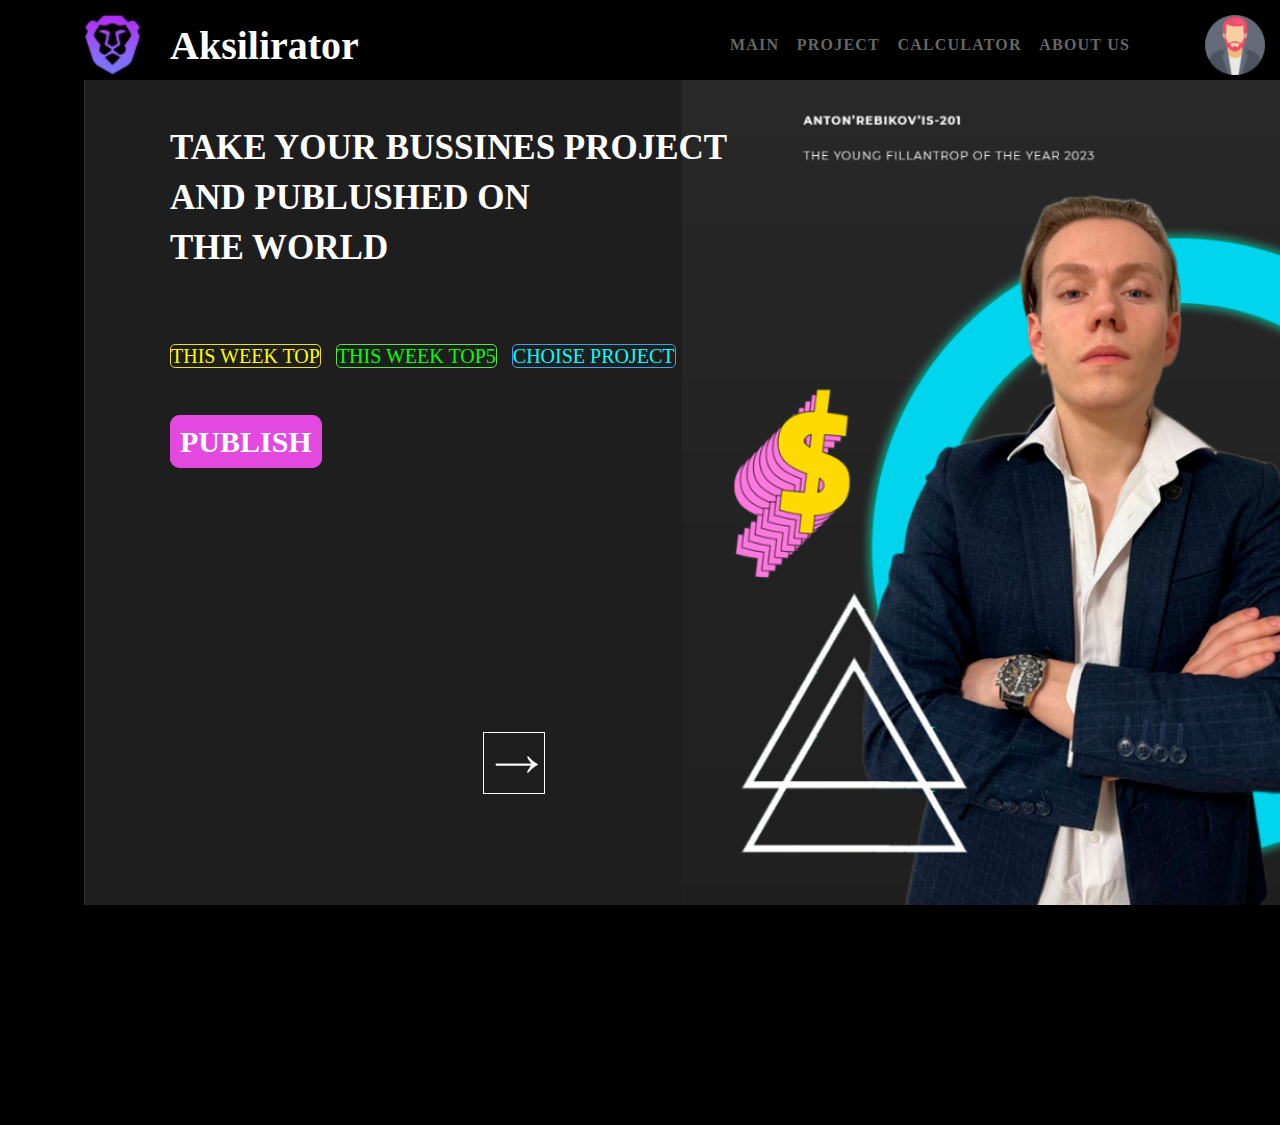
<file: main/index.html>
<!DOCTYPE html>
<html lang="ru">
<head>
    <link type="image/x-icon" href="iconMain.png" rel="shortcut icon">
    <link type="Image/x-icon" href="iconMain.png" rel="icon">
    <meta charset="UTF-8">
    <meta http-equiv="X-UA-Compatible" content="IE=edge">
    <meta name="viewport" content="width=device-width, initial-scale=1.0">
    <title>Acsilirator | Rebikov IS-201</title>
    <link rel="stylesheet" href="..//css/reset.css">
    <link rel="stylesheet" href="..//css/val.css">
    <link rel="stylesheet" type="text/css" href="..//css/style.css">
    <style>

        
    </style>
</head>
<div class="kvadrat">

</div>


<div class="kv2">

</div> 

<body bgcolor= black>
    <div class="section1-container1">
        <div class="section1__container">
            <header class="header">
                <div class="header-logo">
                    <img src="..//img/iconMain.png" class="q20" height="65px" width="65px" alt="">
                    <a href="#" class="q21">Aksilirator</a>
                </div>
                <nav class="nav">
                    <a class="q10" href="..//main/main.html"><h1 class="q28">MAIN</h1></a>
                    <a class="q10" href="..//web-site/progects.html"><h1 class="q27">PROJECT</h1></a>
                    <a class="q10" href="..//web-site/calc.html"><h1 class="q26">CALCULATOR</h1></a>
                    <a class="q10" href="#"><h1 class="q25">ABOUT US</h1></a>
                </nav>
                <div class="reg">
                    <div class="reg-cont1"><img src="..//img/free-icon-man-6997508.png" class="q24" alt=""></div>
                    <div class="reg-cont2"> <h4 class="q23"> PROFILE <br> Leonardo</h4> </div>
                    <div class="reg-cont3"><img src="..//img/free-icon-united-states-of-america-940207.png" class="q22" alt=""></div>
                </div>
            </header>
        </div>
    </div>

    <div class="all">
		<input checked type="radio" name="respond" id="desktop">
			<article id="slider">
					<input checked type="radio" name="slider" id="switch1">
					<input type="radio" name="slider" id="switch2">
				<div id="slides">
					<div id="overflow">
						<div class="image">
							<article><img class="q71" src="..//img/FORslaider2.png"></article>
							<article><img class="q72" src="..//img/FORslaider.png"></article>
						</div>
					</div>
				</div>
				<div id="controls">
					<label for="switch1"></label>
					<label for="switch2"></label>
				</div>
			</article>
	</div>


        <section class="culc">
        <div class="culc-btn1">
            <div class="culc-btu">
                <a class="q55" href="..//web-site/progects.html"><font color="yellow">THIS WEEK TOP</font></a>
                <a class="q56" href="..//web-site/progects.html"><font color="#00FF00">THIS WEEK TOP5</font></a>
                <a class="q57" href="..//web-site/calc.html"><font color="#00FFFF">CHOISE PROJECT</font></a>
            </div>
        </div> 
        <div class="culc-btn2">
                <div class="culc-btu">
                    <a class="q58" href="..//web-site/calc.html">PUBLISH</a>
                </div>
        </div>           
        </section>


    <div class="motivtext1">TAKE YOUR BUSSINES PROJECT</div>

    <div class="motivtext2">AND PUBLUSHED ON</div>

    <div class="motivtext3">THE WORLD</div>

   <!--<div>
        <img src="sloi5.png" class="sloi5" alt="">
    </div>

    <div>
        <img src="sloi2.png" class="sloi2" alt="">
    </div>

    <div>
        <img src="sloi3.png" class="sloi3" alt="">
    </div>

    <div>
        <img src="sloi4.png" class="sloi4">
    </div>

    <div>
        <img src="sloi6.png" class="sloi6" alt="">
    </div>

    <div>
        <img src="sloi7.png" class="sloi7" alt="">
    </div> -->

   <!--<div>
        <img src="sloi8.png" class="sloi8" alt="">
    </div> --> 

   <!--<div class="text1">

    <text>ANTON'REBIKOV'IS-201</text>

   </div>

   <div class="text2">

    <text>THE YOUNG FILLANTROP OF THE YEAR 2023</text>
    
   </div>-->

    
   

</body>
</html>
</file>
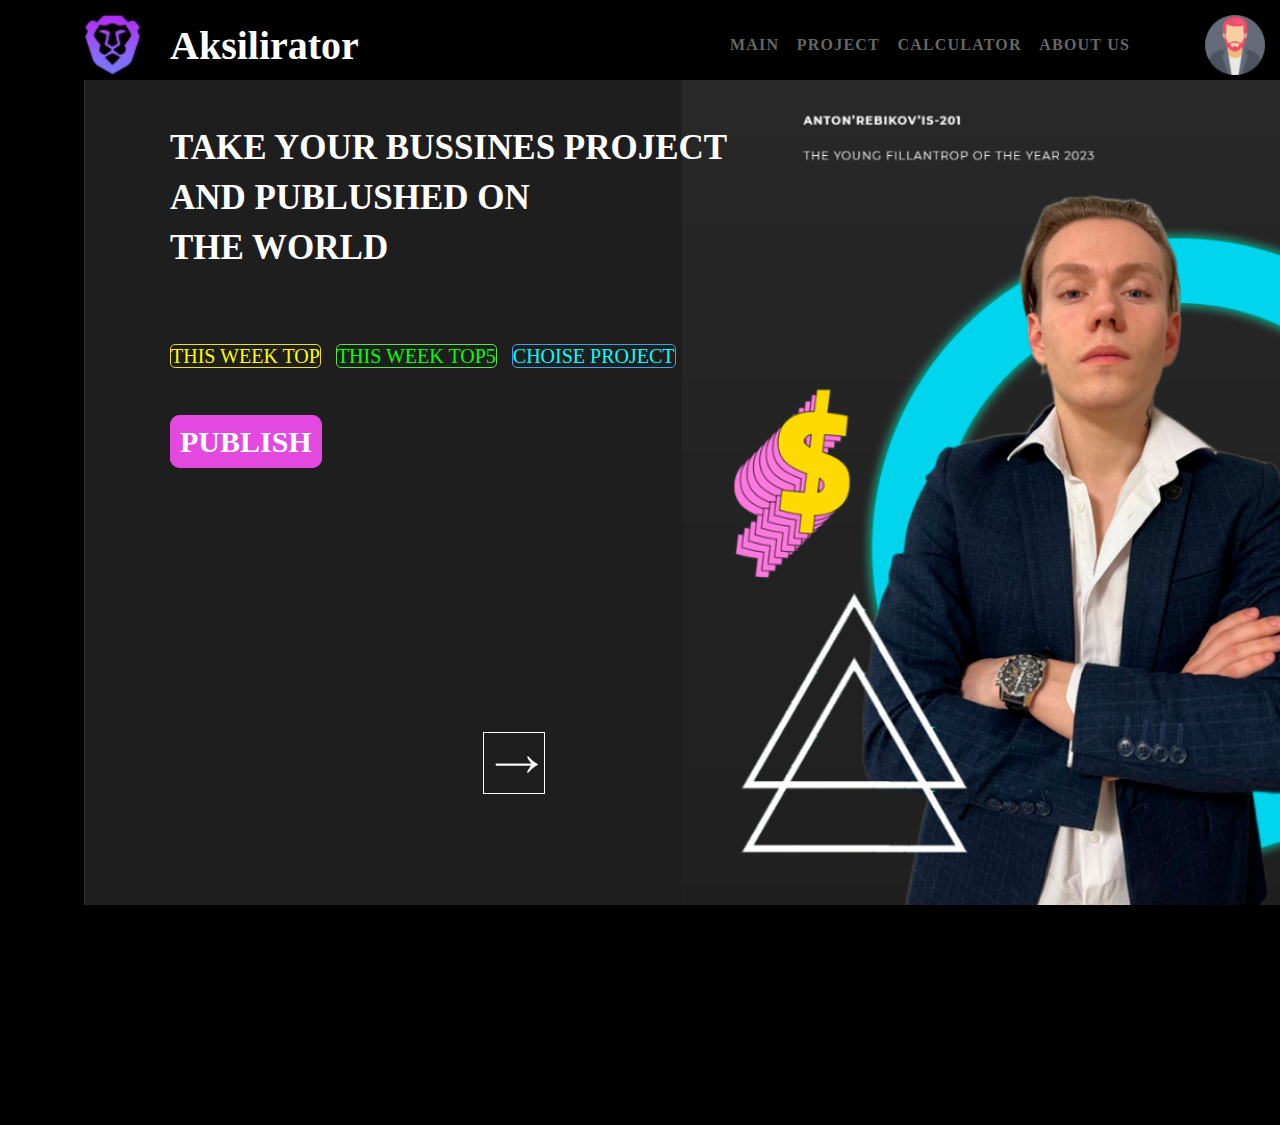
<file: main/main.html>
<!DOCTYPE html>
<html lang="ru">
<head>
    <link type="image/x-icon" href="iconMain.png" rel="shortcut icon">
    <link type="Image/x-icon" href="iconMain.png" rel="icon">
    <meta charset="UTF-8">
    <meta http-equiv="X-UA-Compatible" content="IE=edge">
    <meta name="viewport" content="width=device-width, initial-scale=1.0">
    <title>Acsilirator | Rebikov IS-201</title>
    <link rel="stylesheet" href="..//css/reset.css">
    <link rel="stylesheet" href="..//css/val.css">
    <link rel="stylesheet" type="text/css" href="..//css/style.css">
    <style>

        
    </style>
</head>
<div class="kvadrat">

</div>


<div class="kv2">

</div> 

<body bgcolor= black>
    <div class="section1-container1">
        <div class="section1__container">
            <header class="header">
                <div class="header-logo">
                    <img src="..//img/iconMain.png" class="q20" height="65px" width="65px" alt="">
                    <a href="#" class="q21">Aksilirator</a>
                </div>
                <nav class="nav">
                    <a class="q10" href="..//main/main.html"><h1 class="q28">MAIN</h1></a>
                    <a class="q10" href="..//web-site/progects.html"><h1 class="q27">PROJECT</h1></a>
                    <a class="q10" href="..//web-site/calc.html"><h1 class="q26">CALCULATOR</h1></a>
                    <a class="q10" href="#"><h1 class="q25">ABOUT US</h1></a>
                </nav>
                <div class="reg">
                    <div class="reg-cont1"><img src="..//img/free-icon-man-6997508.png" class="q24" alt=""></div>
                    <div class="reg-cont2"> <h4 class="q23"> PROFILE <br> Leonardo</h4> </div>
                    <div class="reg-cont3"><img src="..//img/free-icon-united-states-of-america-940207.png" class="q22" alt=""></div>
                </div>
            </header>
        </div>
    </div>

    <div class="all">
		<input checked type="radio" name="respond" id="desktop">
			<article id="slider">
					<input checked type="radio" name="slider" id="switch1">
					<input type="radio" name="slider" id="switch2">
				<div id="slides">
					<div id="overflow">
						<div class="image">
							<article><img class="q71" src="..//img/FORslaider2.png"></article>
							<article><img class="q72" src="..//img/FORslaider.png"></article>
						</div>
					</div>
				</div>
				<div id="controls">
					<label for="switch1"></label>
					<label for="switch2"></label>
				</div>
			</article>
	</div>


        <section class="culc">
        <div class="culc-btn1">
            <div class="culc-btu">
                <a class="q55" href="..//web-site/progects.html"><font color="yellow">THIS WEEK TOP</font></a>
                <a class="q56" href="..//web-site/progects.html"><font color="#00FF00">THIS WEEK TOP5</font></a>
                <a class="q57" href="..//web-site/calc.html"><font color="#00FFFF">CHOISE PROJECT</font></a>
            </div>
        </div> 
        <div class="culc-btn2">
                <div class="culc-btu">
                    <a class="q58" href="..//web-site/calc.html">PUBLISH</a>
                </div>
        </div>           
        </section>


    <div class="motivtext1">TAKE YOUR BUSSINES PROJECT</div>

    <div class="motivtext2">AND PUBLUSHED ON</div>

    <div class="motivtext3">THE WORLD</div>

   <!--<div>
        <img src="sloi5.png" class="sloi5" alt="">
    </div>

    <div>
        <img src="sloi2.png" class="sloi2" alt="">
    </div>

    <div>
        <img src="sloi3.png" class="sloi3" alt="">
    </div>

    <div>
        <img src="sloi4.png" class="sloi4">
    </div>

    <div>
        <img src="sloi6.png" class="sloi6" alt="">
    </div>

    <div>
        <img src="sloi7.png" class="sloi7" alt="">
    </div> -->

   <!--<div>
        <img src="sloi8.png" class="sloi8" alt="">
    </div> --> 

   <!--<div class="text1">

    <text>ANTON'REBIKOV'IS-201</text>

   </div>

   <div class="text2">

    <text>THE YOUNG FILLANTROP OF THE YEAR 2023</text>
    
   </div>-->

    
   

</body>
</html>
</file>
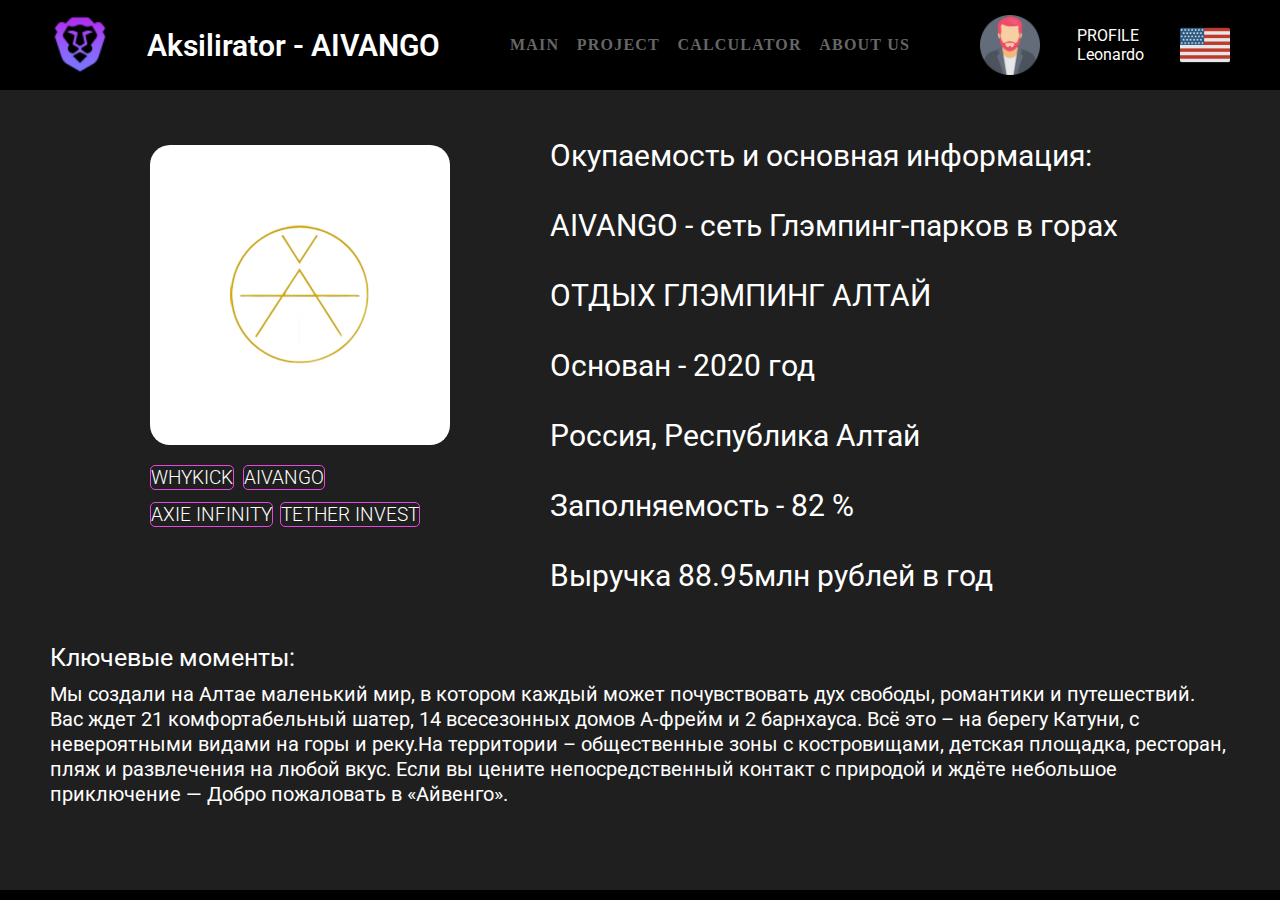
<file: web-site/avingo.html>
<!DOCTYPE html>
<html lang="ru">
<head>
    <link type="image/x-icon" href="..//main/iconMain.png" rel="shortcut icon">
    <link type="Image/x-icon" href="..//main/iconMain.png" rel="icon">
    <meta charset="UTF-8">
    <meta http-equiv="X-UA-Compatible" content="IE=edge">
    <meta name="viewport" content="width=device-width, initial-scale=1.0">
    <link rel="stylesheet" href="..//css/reset.css">
    <link rel="stylesheet" href="..//css/val.css">
    <title>Acsilirator | Rebikov IS-201</title>
</head>
<body>
    <div class="wrapper">
        <div class="section1-container1">
            <div class="section1__container">
                <header class="header">
                    <div class="header-logo">
                        <img src="..//img/iconMain.png" height="60px" width="60px" alt="">
                        <h4>Aksilirator - AIVANGO</h4>
                    </div>
                    <nav class="nav">
                        <a class="q10" href="..//main/main.html">MAIN</a>
                        <a class="q10" href="..//web-site/progects.html">PROJECT</a>
                        <a class="q10" href="..//web-site/calc.html">CALCULATOR</a>
                        <a class="q10" href="#">ABOUT US</a>
                    </nav>
                    <div class="reg">
                        <div class="reg-cont1"><img src="..//img/free-icon-man-6997508.png" alt=""></div>
                        <div class="reg-cont2"> <h4> PROFILE <br> Leonardo</h4> </div>
                        <div class="reg-cont3"><img src="..//img/free-icon-united-states-of-america-940207.png" alt=""></div>
                    </div>
                </header>
            </div>
        </div>

        <section class="calc">
            <div class="calc__container">
                <div class="calc-cont1">
                    <div class="calc-logo-button">
                        <div class="calc-logo1"><img src="..//img/4.png" width="250px" height="250px" alt=""></div>
                        <div class="calc-btn1">
                            <div class="calc-btu">
                                <a class="q1" href="..//web-site/wikik.html">WHYKICK</a>
                                <a class="q1" href="#">AIVANGO</a>
                            </div>
                            <div class="calc-btu">
                                <a class="q1" href="..//web-site/axi.html">AXIE INFINITY</a>
                                <a class="q1" href="..//web-site/tether.html">TETHER INVEST</a>
                            </div>
                        </div>
                    </div>
                    <div class="calc-text1">
                        <h1 class="calc-txt1">Окупаемость и основная информация:</h1>
                        <h4 class="calc-txt3">
                            
                            <br> AIVANGO - сеть Глэмпинг-парков в горах
                            <br>
                            <br> ОТДЫХ ГЛЭМПИНГ АЛТАЙ
                            <br>
                            <br> Основан - 2020 год
                            <br>
                            <br> Россия, Республика Алтай
                            <br>
                            <br> Заполняемость - 82 %
                            <br>
                            <br> Выручка 88.95млн рублей в год
                        </h4>
                    </div>
                </div>
                <div class="calc-cont2">
                    <h4 class="clalc-txt2">Ключевые моменты:</h4>
                    <h4 class="calc-txt4">
                        Мы создали на Алтае маленький мир, в котором каждый может почувствовать дух свободы, романтики и путешествий.
Вас ждет 21 комфортабельный шатер, 14 всесезонных домов А-фрейм и 2 барнхауса. Всё это – на берегу Катуни, с невероятными видами на горы и реку.На территории – общественные зоны с костровищами, детская площадка, ресторан, пляж и развлечения на любой вкус. Если вы цените непосредственный контакт с природой и ждёте небольшое приключение — Добро пожаловать в «Айвенго».
                    </h4>
                </div>
            </div>
        </section>

    </div>
    
</body>
</html>
</file>
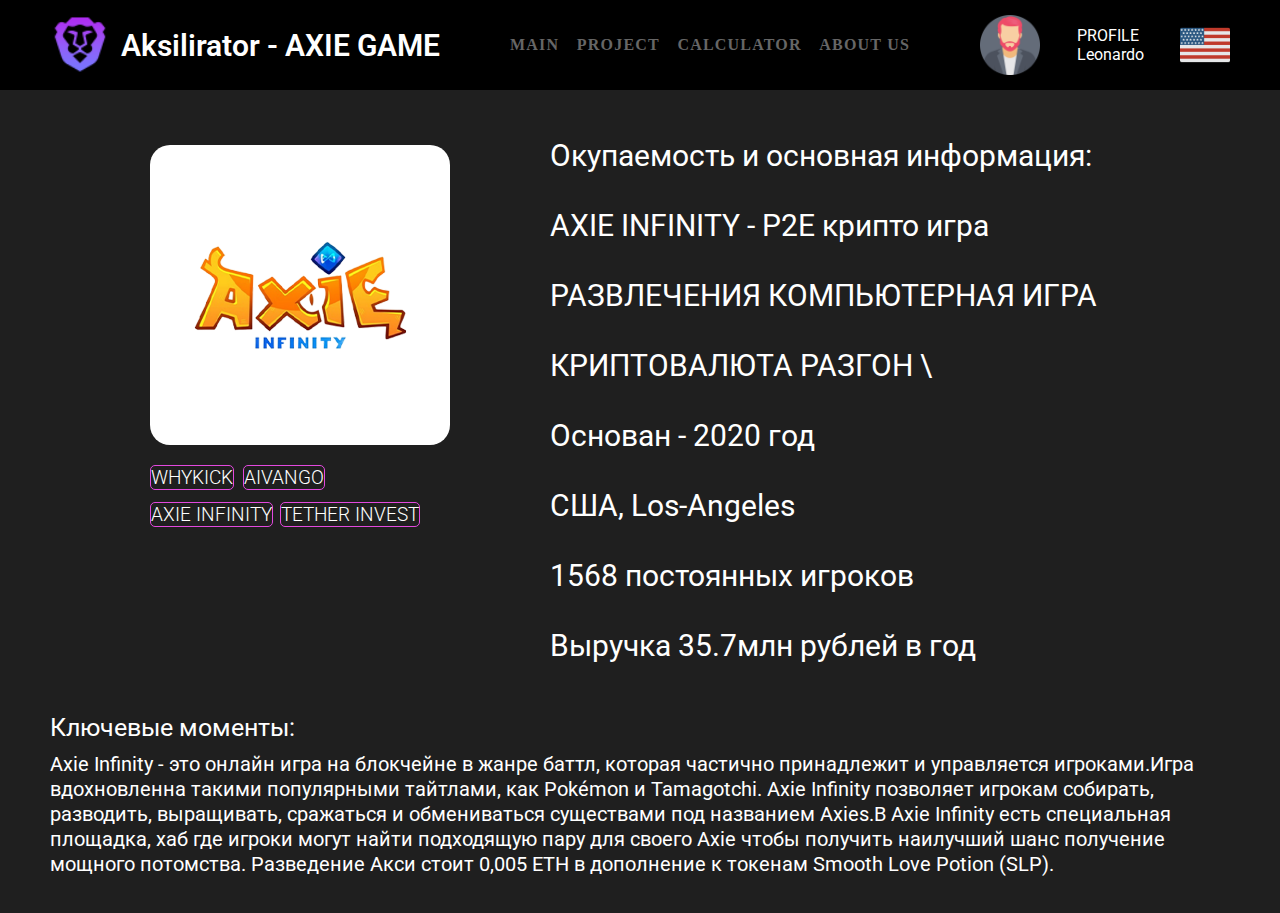
<file: web-site/axi.html>
<!DOCTYPE html>
<html lang="ru">
<head>
    <link type="image/x-icon" href="..//main/iconMain.png" rel="shortcut icon">
    <link type="Image/x-icon" href="..//main/iconMain.png" rel="icon">
    <meta charset="UTF-8">
    <meta http-equiv="X-UA-Compatible" content="IE=edge">
    <meta name="viewport" content="width=device-width, initial-scale=1.0">
    <link rel="stylesheet" href="..//css/reset.css">
    <link rel="stylesheet" href="..//css/val.css">
    <title>Acsilirator | Rebikov IS-201</title>
</head>
<body>
    <div class="wrapper">
        <div class="section1-container1">
            <div class="section1__container">
                <header class="header">
                    <div class="header-logo">
                        <img src="..//img/iconMain.png" height="60px" width="60px" alt="">
                        <h4>Aksilirator - AXIE GAME</h4>
                    </div>
                    <nav class="nav">
                        <a class="q10" href="..//main/main.html">MAIN</a>
                        <a class="q10" href="..//web-site/progects.html">PROJECT</a>
                        <a class="q10" href="..//web-site/calc.html">CALCULATOR</a>
                        <a class="q10" href="#">ABOUT US</a>
                    </nav>
                    <div class="reg">
                        <div class="reg-cont1"><img src="..//img/free-icon-man-6997508.png" alt=""></div>
                        <div class="reg-cont2"> <h4> PROFILE <br> Leonardo</h4> </div>
                        <div class="reg-cont3"><img src="..//img/free-icon-united-states-of-america-940207.png" alt=""></div>
                    </div>
                </header>
            </div>
        </div>

        <section class="calc">
            <div class="calc__container">
                <div class="calc-cont1">
                    <div class="calc-logo-button">
                        <div class="calc-logo1"><img src="..//img/3.png" width="250px" height="250px" alt=""></div>
                        <div class="calc-btn1">
                            <div class="calc-btu">
                                <a class="q1" href="..//web-site/wikik.html">WHYKICK</a>
                                <a class="q1" href="..//web-site/avingo.html">AIVANGO</a>
                            </div>
                            <div class="calc-btu">
                                <a class="q1" href="#">AXIE INFINITY</a>
                                <a class="q1" href="..//web-site/tether.html">TETHER INVEST</a>
                            </div>
                        </div>
                    </div>
                    <div class="calc-text1">
                        <h1 class="calc-txt1">Окупаемость и основная информация:</h1>
                        <h4 class="calc-txt3">
                            <br> AXIE INFINITY - P2E крипто игра
                            <br>
                            <br> РАЗВЛЕЧЕНИЯ КОМПЬЮТЕРНАЯ ИГРА
                            <br>
                            <br> КРИПТОВАЛЮТА РАЗГОН \
                            <br>
                            <br> Основан - 2020 год
                            <br>
                            <br> США, Los-Angeles
                            <br>
                            <br> 1568 постоянных игроков
                            <br>
                            <br> Выручка 35.7млн рублей в год
                        </h4>
                    </div>
                </div>
                <div class="calc-cont2">
                    <h4 class="clalc-txt2">Ключевые моменты:</h4>
                    <h4 class="calc-txt4">
                        Axie Infinity - это онлайн игра на блокчейне в жанре баттл, которая частично принадлежит и управляется игроками.Игра вдохновленна такими популярными тайтлами, как Pokémon и Tamagotchi. Axie Infinity позволяет игрокам собирать, разводить, выращивать, сражаться и обмениваться существами под названием Axies.В Axie Infinity есть специальная площадка, хаб где игроки могут найти подходящую пару для своего Axie чтобы получить наилучший шанс получение мощного потомства. Разведение Акси стоит 0,005 ETH в дополнение к токенам Smooth Love Potion (SLP).
                    </h4>
                </div>
            </div>
        </section>

    </div>
    
</body>
</html>
</file>
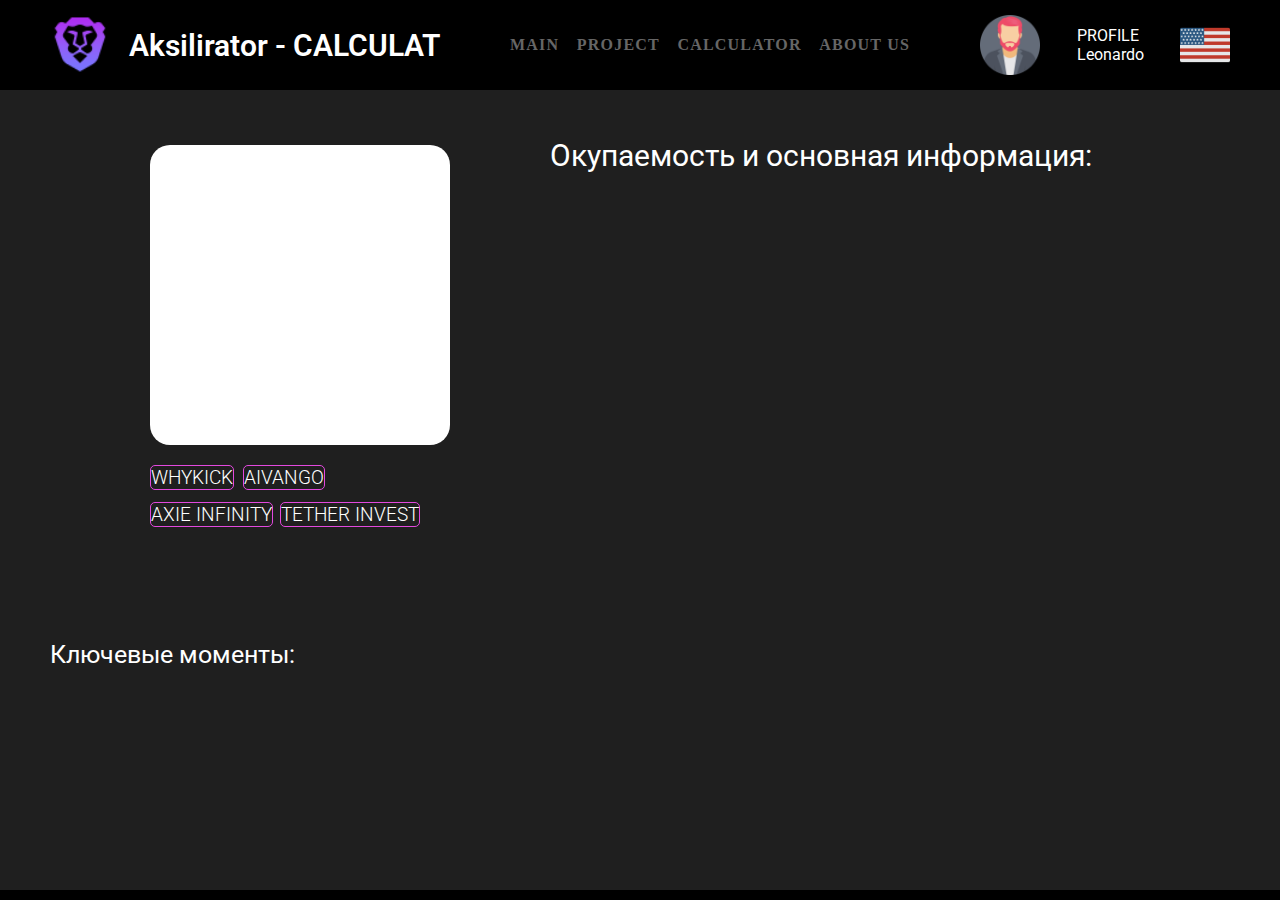
<file: web-site/calc.html>
<!DOCTYPE html>
<html lang="ru">
<head>
    <link type="image/x-icon" href="..//main/iconMain.png" rel="shortcut icon">
    <link type="Image/x-icon" href="..//main/iconMain.png" rel="icon">
    <meta charset="UTF-8">
    <meta http-equiv="X-UA-Compatible" content="IE=edge">
    <meta name="viewport" content="width=device-width, initial-scale=1.0">
    <link rel="stylesheet" href="..//css/reset.css">
    <link rel="stylesheet" href="..//css/val.css">
    <title>Acsilirator | Rebikov IS-201</title>
</head>
<body>
    <div class="wrapper">
        <div class="section1-container1">
            <div class="section1__container">
                <header class="header">
                    <div class="header-logo">
                        <img src="..//img/iconMain.png" height="60px" width="60px" alt="">
                        <h4>Aksilirator - CALCULAT</h4>
                    </div>
                    <nav class="nav">
                        <a class="q10" href="..//main/main.html">MAIN</a>
                        <a class="q10" href="..//web-site/progects.html">PROJECT</a>
                        <a class="q10" href="#">CALCULATOR</a>
                        <a class="q10" href="#">ABOUT US</a>
                    </nav>
                    <div class="reg">
                        <div class="reg-cont1"><img src="..//img/free-icon-man-6997508.png" alt=""></div>
                        <div class="reg-cont2"> <h4> PROFILE <br> Leonardo</h4> </div>
                        <div class="reg-cont3"><img src="..//img/free-icon-united-states-of-america-940207.png" alt=""></div>
                    </div>
                </header>
            </div>
        </div>

        <section class="calc">
            <div class="calc__container">
                <div class="calc-cont1">
                    <div class="calc-logo-button">
                        <div class="calc-logo1"></div>
                        <div class="calc-btn1">
                            <div class="calc-btu">
                                <a class="q1" href="..//web-site/wikik.html">WHYKICK</a>
                                <a class="q1" href="..//web-site/avingo.html">AIVANGO</a>
                            </div>
                            <div class="calc-btu">
                                <a class="q1" href="..//web-site/axi.html">AXIE INFINITY</a>
                                <a class="q1" href="..//web-site/tether.html">TETHER INVEST</a>
                            </div>
                        </div>
                    </div>
                    <div class="calc-text1">
                        <h1 class="calc-txt1">Окупаемость и основная информация:</h1>
                    </div>
                </div>
                <div class="calc-cont2">
                    <h4 class="clalc-txt2">Ключевые моменты:</h4>
                </div>
            </div>
        </section>

    </div>
    
</body>
</html>
</file>
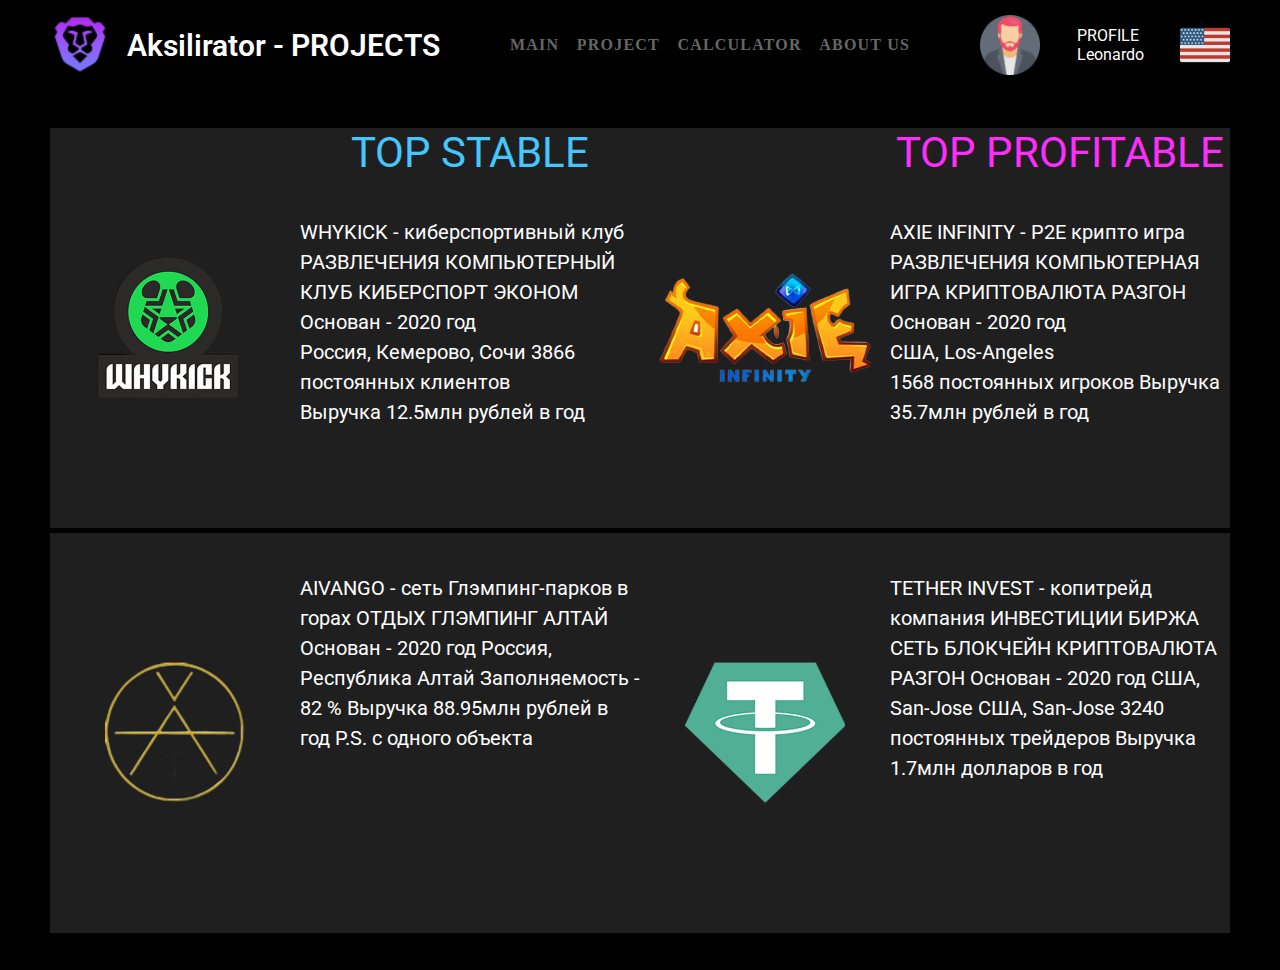
<file: web-site/progects.html>
<!DOCTYPE html>
<html lang="ru">
<head>
    <link type="image/x-icon" href="..//main/iconMain.png" rel="shortcut icon">
    <link type="Image/x-icon" href="..//main/iconMain.png" rel="icon">
    <meta charset="UTF-8">
    <meta http-equiv="X-UA-Compatible" content="IE=edge">
    <meta name="viewport" content="width=device-width, initial-scale=1.0">
    <link rel="stylesheet" href="..//css/reset.css">
    <link rel="stylesheet" href="..//css/val.css">
    <title>Acsilirator | Rebikov IS-201</title>
</head>
<body>
    <div class="wrapper">
        <div class="section1-container1">
            <div class="section1__container">
                <header class="header">
                    <div class="header-logo">
                        <img src="..//img/iconMain.png" height="60px" width="60px" alt="">
                        <h4>Aksilirator - PROJECTS</h4>
                    </div>
                    <nav class="nav">
                        <a class="q10" href="..//main/main.html">MAIN</a>
                        <a class="q10" href="#">PROJECT</a>
                        <a class="q10" href="..//web-site/calc.html">CALCULATOR</a>
                        <a class="q10" href="#">ABOUT US</a>
                    </nav>
                    <div class="reg">
                        <div class="reg-cont1"><img src="..//img/free-icon-man-6997508.png" alt=""></div>
                        <div class="reg-cont2"> <h4> PROFILE <br> Leonardo</h4> </div>
                        <div class="reg-cont3"><img src="..//img/free-icon-united-states-of-america-940207.png" alt=""></div>
                    </div>
                </header>
            </div>
        </div>

        <section class="section2">
            <div class="section2__container">
                <div class="section2-container1">
                    <div class="section2-cards">
                        <div class="card1-img"><img src="..//img/2.png" width="250px" height="250px" alt=""></div>
                        <div class="card1-text1">
                            <div><h4 class="neon">TOP STABLE</h4></div>
                            <h4 class="section2-text2">
                                WHYKICK - киберспортивный клуб
                                РАЗВЛЕЧЕНИЯ КОМПЬЮТЕРНЫЙ КЛУБ
                                КИБЕРСПОРТ ЭКОНОМ
                                <br> Основан - 2020 год
                                <br> Россия, Кемерово, Сочи
                                3866 постоянных клиентов
                                <br> Выручка 12.5млн рублей в год</h4>
                        </div>
                    </div>
                    <div class="section2-cards">
                        <div class="card1-img"><img src="..//img/3.png" width="1000000px" height="1000000px" alt=""></div>                        <div class="card1-text1">
                            <div><h4 class="neon1">TOP PROFITABLE</h4></div>
                            <h4 class="section2-text2">
                                AXIE INFINITY - P2E крипто игра
                                РАЗВЛЕЧЕНИЯ КОМПЬЮТЕРНАЯ ИГРА
                                КРИПТОВАЛЮТА РАЗГОН 
                                <br> Основан - 2020 год
                                <br> США, Los-Angeles
                            <br> 1568 постоянных игроков
                                Выручка 35.7млн рублей в год
                        </div>
                    </div>
                </div>
                <div class="br"></div>
                <div class="section2-container1">
                    <div class="section2-cards">
                        <div class="card1-img"><img src="..//img/4.png" width="1000000px" height="1000000px" alt=""></div>                        <div class="card1-text1">
                            <h4 class="section2-text2">
                                AIVANGO - сеть Глэмпинг-парков в горах
                                ОТДЫХ ГЛЭМПИНГ АЛТАЙ
                                Основан - 2020 год
                                Россия, Республика Алтай
                                Заполняемость - 82 %
                                Выручка 88.95млн рублей в год
                                P.S. с одного объекта
                        </div>
                    </div>
                    <div class="section2-cards">
                        <div class="card1-img"><img src="..//img/5.png" width="1000000px" height="1000000px" alt=""></div>                        <div class="card1-text1">
                            <h4 class="section2-text2">
                                TETHER INVEST - копитрейд компания
                                ИНВЕСТИЦИИ БИРЖА СЕТЬ БЛОКЧЕЙН
                                КРИПТОВАЛЮТА РАЗГОН 
                                Основан - 2020 год
                                США, San-Jose
                                США, San-Jose
                                3240 постоянных трейдеров
                                Выручка 1.7млн долларов в год
                        </div>
                    </div>
                </div>
            </div>
        </section>
    </div>
    
</body>
</html>
</file>
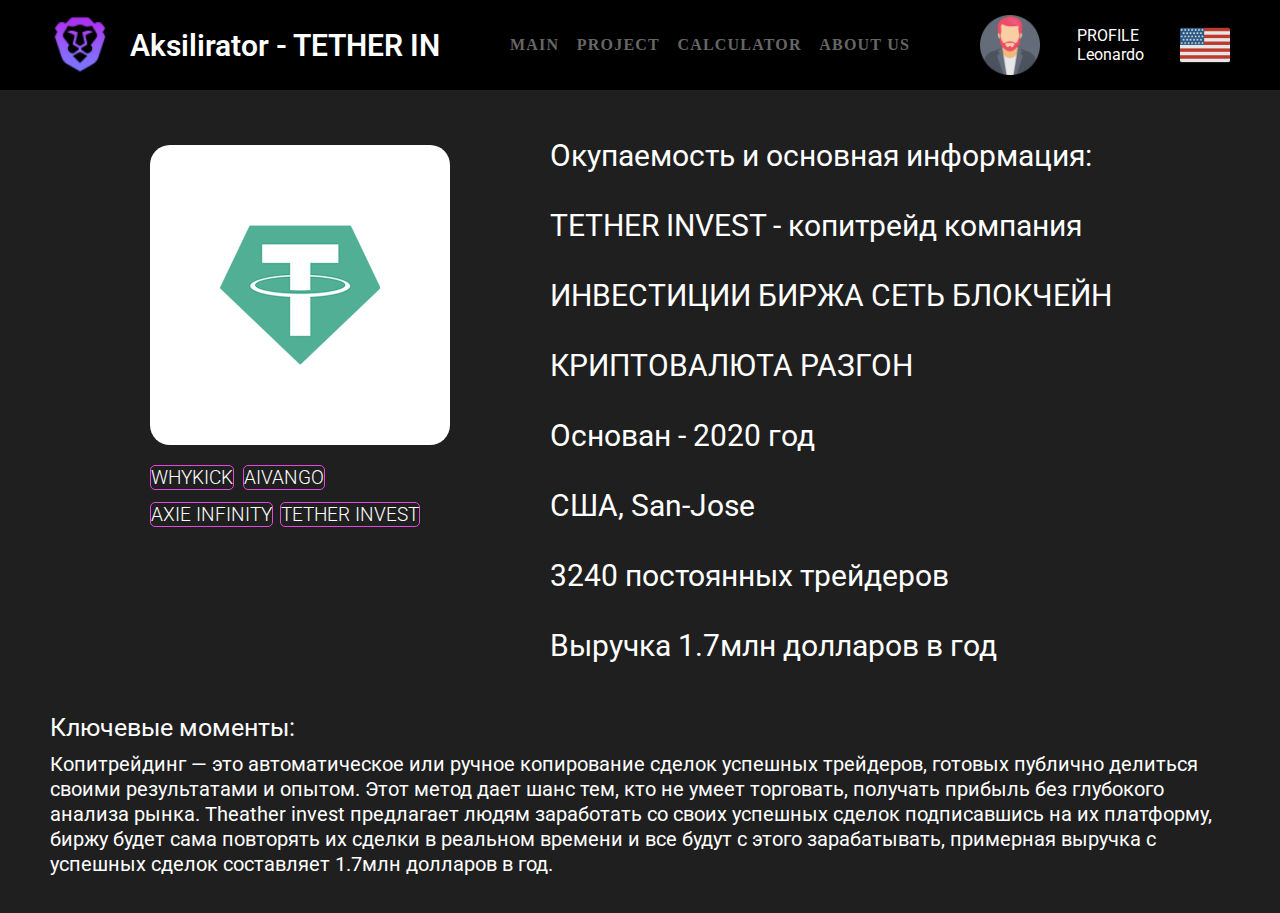
<file: web-site/tether.html>
<!DOCTYPE html>
<html lang="ru">
<head>
    <link type="image/x-icon" href="..//main/iconMain.png" rel="shortcut icon">
    <link type="Image/x-icon" href="..//main/iconMain.png" rel="icon">
    <meta charset="UTF-8">
    <meta http-equiv="X-UA-Compatible" content="IE=edge">
    <meta name="viewport" content="width=device-width, initial-scale=1.0">
    <link rel="stylesheet" href="..//css/reset.css">
    <link rel="stylesheet" href="..//css/val.css">
    <title>Acsilirator | Rebikov IS-201</title>
</head>
<body>
    <div class="wrapper">
        <div class="section1-container1">
            <div class="section1__container">
                <header class="header">
                    <div class="header-logo">
                        <img src="..//img/iconMain.png" height="60px" width="60px" alt="">
                        <h4>Aksilirator - TETHER IN</h4>
                    </div>
                    <nav class="nav">
                        <a class="q10" href="..//main/main.html">MAIN</a>
                        <a class="q10" href="..//web-site/progects.html">PROJECT</a>
                        <a class="q10" href="..//web-site/calc.html">CALCULATOR</a>
                        <a class="q10" href="#">ABOUT US</a>
                    </nav>
                    <div class="reg">
                        <div class="reg-cont1"><img src="..//img/free-icon-man-6997508.png" alt=""></div>
                        <div class="reg-cont2"> <h4> PROFILE <br> Leonardo</h4> </div>
                        <div class="reg-cont3"><img src="..//img/free-icon-united-states-of-america-940207.png" alt=""></div>
                    </div>
                </header>
            </div>
        </div>

        <section class="calc">
            <div class="calc__container">
                <div class="calc-cont1">
                    <div class="calc-logo-button">
                        <div class="calc-logo1"><img src="..//img/5.png" width="250px" height="250px" alt=""></div>
                        <div class="calc-btn1">
                            <div class="calc-btu">
                                <a class="q1" href="..//web-site/wikik.html">WHYKICK</a>
                                <a class="q1" href="..//web-site/avingo.html">AIVANGO</a>
                            </div>
                            <div class="calc-btu">
                                <a class="q1" href="..//web-site/axi.html">AXIE INFINITY</a>
                                <a class="q1" href="#">TETHER INVEST</a>
                            </div>
                        </div>
                    </div>
                    <div class="calc-text1">
                        <h1 class="calc-txt1">Окупаемость и основная информация:</h1>
                        <h4 class="calc-txt3">
                            <br> TETHER INVEST - копитрейд компания
                            <br>
                            <br> ИНВЕСТИЦИИ БИРЖА СЕТЬ БЛОКЧЕЙН
                            <br>
                            <br> КРИПТОВАЛЮТА РАЗГОН 
                            <br>
                            <br> Основан - 2020 год
                            <br>
                            <br> США, San-Jose
                            <br>
                            <br> 3240 постоянных трейдеров
                            <br>
                            <br> Выручка 1.7млн долларов в год
                        </h4>
                    </div>
                </div>
                <div class="calc-cont2">
                    <h4 class="clalc-txt2">Ключевые моменты:</h4>
                    <h4 class="calc-txt4">
                        Копитрейдинг — это автоматическое или ручное копирование сделок успешных трейдеров, готовых публично делиться своими результатами и опытом. Этот метод дает шанс тем, кто не умеет торговать, получать прибыль без глубокого анализа рынка. Theather invest предлагает людям заработать со своих успешных сделок подписавшись на их платформу, биржу будет сама повторять их сделки в реальном времени и все будут с этого зарабатывать, примерная выручка с успешных сделок составляет 1.7млн долларов в год.
                    </h4>
                </div>
            </div>
        </section>

    </div>
    
</body>
</html>
</file>
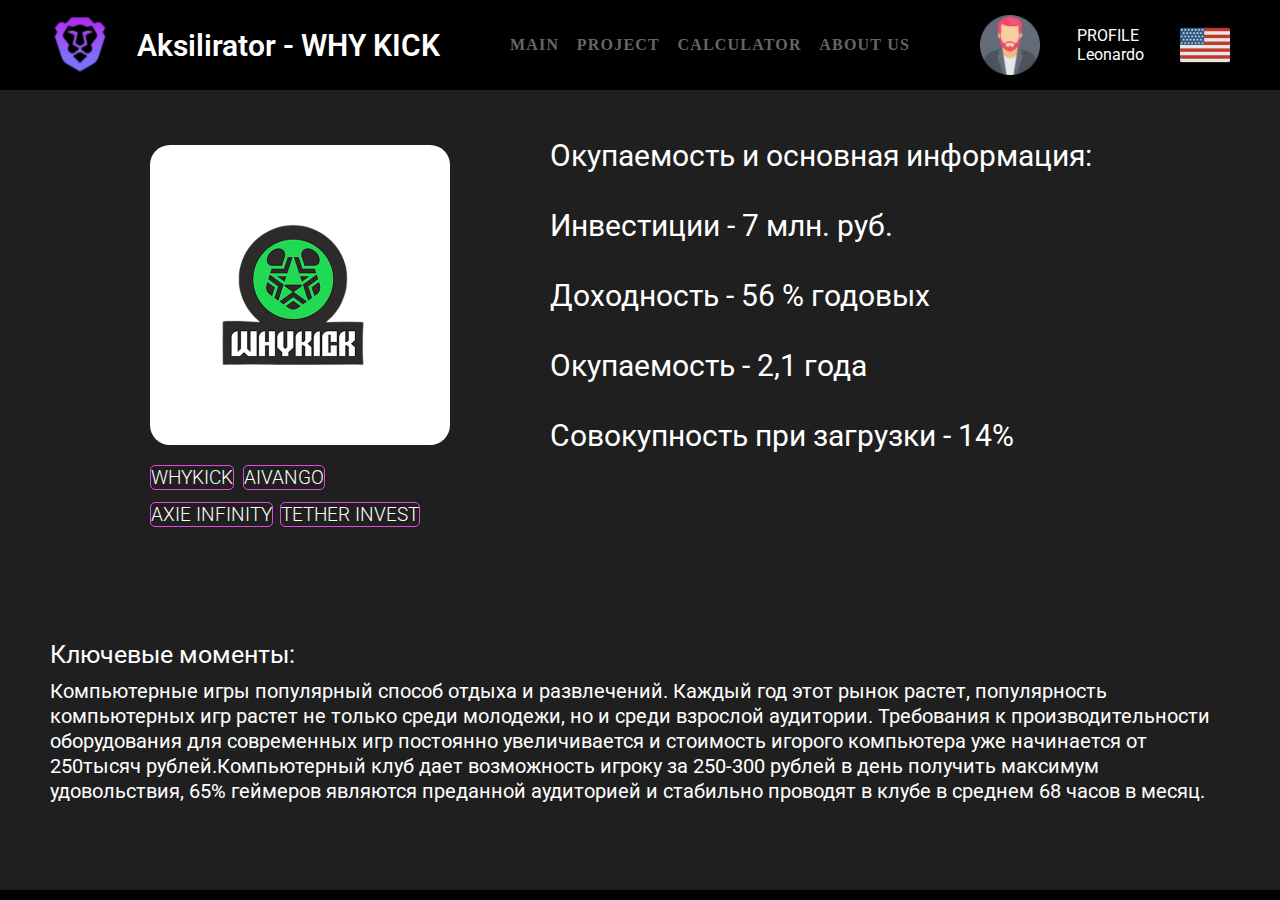
<file: web-site/wikik.html>
<!DOCTYPE html>
<html lang="ru">
<head>
    <link type="image/x-icon" href="..//main/iconMain.png" rel="shortcut icon">
    <link type="Image/x-icon" href="..//main/iconMain.png" rel="icon">
    <meta charset="UTF-8">
    <meta http-equiv="X-UA-Compatible" content="IE=edge">
    <meta name="viewport" content="width=device-width, initial-scale=1.0">
    <link rel="stylesheet" href="..//css/reset.css">
    <link rel="stylesheet" href="..//css/val.css">
    <title>Acsilirator | Rebikov IS-201</title>
</head>
<body>
    <div class="wrapper">
        <div class="section1-container1">
            <div class="section1__container">
                <header class="header">
                    <div class="header-logo">
                        <img src="..//img/iconMain.png" height="60px" width="60px" alt="">
                        <h4>Aksilirator - WHY KICK</h4>
                    </div>
                    <nav class="nav">
                        <a class="q10" href="..//main/main.html">MAIN</a>
                        <a class="q10" href="..//web-site/progects.html">PROJECT</a>
                        <a class="q10" href="..//web-site/calc.html">CALCULATOR</a>
                        <a class="q10" href="#">ABOUT US</a>
                    </nav>
                    <div class="reg">
                        <div class="reg-cont1"><img src="..//img/free-icon-man-6997508.png" alt=""></div>
                        <div class="reg-cont2"> <h4> PROFILE <br> Leonardo</h4> </div>
                        <div class="reg-cont3"><img src="..//img/free-icon-united-states-of-america-940207.png" alt=""></div>
                    </div>
                </header>
            </div>
        </div>

        <section class="calc">
            <div class="calc__container">
                <div class="calc-cont1">
                    <div class="calc-logo-button">
                        <div class="calc-logo1"><img src="..//img/2.png" width="250px" height="250px" alt=""></div>
                        <div class="calc-btn1">
                            <div class="calc-btu">
                                <a class="q1" href="#">WHYKICK</a>
                                <a class="q1" href="..//web-site/avingo.html">AIVANGO</a>
                            </div>
                            <div class="calc-btu">
                                <a class="q1" href="..//web-site/axi.html">AXIE INFINITY</a>
                                <a class="q1" href="..//web-site/tether.html">TETHER INVEST</a>
                            </div>
                        </div>
                    </div>
                    <div class="calc-text1">
                        <h1 class="calc-txt1">Окупаемость и основная информация:</h1>
                        <h4 class="calc-txt3">
                            
                            <br> Инвестиции - 7 млн. руб.
                            <br>
                            <br> Доходность - 56 % годовых
                            <br>
                            <br> Окупаемость - 2,1 года
                            <br>
                            <br> Совокупность при загрузки - 14%
                        </h4>
                    </div>
                </div>
                <div class="calc-cont2">
                    <h4 class="clalc-txt2">Ключевые моменты:</h4>
                    <h4 class="calc-txt4">
                        Компьютерные игры популярный способ отдыха и развлечений.  Каждый год этот рынок растет, популярность компьютерных игр растет
не только среди молодежи, но и среди взрослой аудитории. Требования к производительности оборудования для современных игр
постоянно увеличивается и стоимость игорого компьютера уже начинается от 250тысяч рублей.Компьютерный клуб дает возможность
игроку за 250-300 рублей в день получить максимум удовольствия, 65% геймеров являются преданной аудиторией и стабильно проводят
в клубе в среднем 68 часов в месяц.
                    </h4>
                </div>
            </div>
        </section>

    </div>
    
</body>
</html>
</file>
<file: css/val.css>
@import url('https://fonts.googleapis.com/css2?family=Roboto:wght@300;400;500;700;900&display=swap');

body {
    background-color: black;
    font-family: 'Roboto', sans-serif;
}

.wrapper {
    overflow: hidden;
    display: flex;
    flex-direction: column;
    min-height: 100%;
}

[class*="__container"] {
    max-width: 1440px;
    margin: 0 auto;
    padding: 0px 50px 0px 50px;
}

/* SECTION1 ----- */
.section1-container1 {
    width: 100%;
    height: 100%;
}

.section1__container {
    width: 100%;
    height: 100%;
}

/* HEADER */
.header {
    width: 100%;
    height: 100%;
    min-height: 90px;
    display: flex;
    justify-content: space-between;
    align-items: center;
}

.header-logo {
    width: 100%;
    height: 100%;
    min-height: 60px;
    max-width: 390px;
    display: flex;
    align-items: center;
    justify-content: space-between;
    color: white;
    font-weight: 600;
    font-size: 30px;
}

.nav {
    width: 100%;
    height: 100%;
    min-height: 60px;
    max-width: 400px;
    color: white;
    display: flex;
    align-items: center;
    justify-content: space-between;
    font-weight: 300;
    font-size: 16px;
    letter-spacing: 1.2px;
}

.reg {
    width: 100%;
    height: 100%;
    min-height: 60px;
    max-width: 250px;
    display: flex;
    justify-content: space-between;
}

.reg-cont1 {
    width: 100%;
    height: 100%;
    min-height: 60px;
    max-width: 60px;
}

.reg-cont2 {
    width: 100%;
    height: 100%;
    min-height: 60px;
    max-width: 100px;
    display: flex;
    align-items: center;
    justify-content: center;
    color: white;
}

.reg-cont3 {
    width: 100%;
    height: 100%;
    min-height: 60px;
    max-width: 50px;
    display: flex;
    align-items: center;
    justify-content: center;
}



/* SECTION2 */
.section2 {
    width: 100%;
    height: 100%;
}

.section2__container {
    width: 100%;
    height: 100%;
    min-height: 880px;
    display: flex;
    flex-direction: column;
    justify-content: center;
}

.section2-container1 {
    width: 100%;
    height: 100%;
    min-height: 400px;
    display: flex;
    justify-content: space-between;
}
.section2-container1:last-child {
    margin-top: 5px;
}

.section2-cards {
    width: 100%;
    height: 100%;
    min-height: 400px;
    max-width: 666px;
    display: flex;
    justify-content: space-between;
    background-color: #1f1f1f;
}

.card1-img {
    width: 100%;
    height: 100%;
    min-height: 400px;
    max-width: 250px;
    display: flex;
    align-items: center;
    justify-content: center;
}

.card1-text1 {
    width: 100%;
    height: 100%;
    min-height: 400px;
    max-width: 380px;
    display: flex;
    align-items: center;
    flex-direction: column;
}

.section2-text2 {
    color: white;
    font-weight: 400;
    font-size: 20px;
    line-height: 30px;
    margin-top: 40px;
}

.neon {
    animation: neonAnim 1000s alternate-reverse infinite;
    color: #45c6fd;
    font-size: 42px;
}

@keyframes neonAnim {
from {
    text-shadow:
      0 0 10px rgba(45, 146, 255, .7),
      0 0 40px rgba(45, 146, 255, .7),
      0 0 100px rgba(45, 146, 255, .7);
  }
  to {
    text-shadow:
      0 0 5px rgba(45, 146, 255, .7),
      0 0 20px rgba(45, 146, 255, .7),
      0 0 60px rgba(45, 146, 255, .7);
  }
}

.neon1 {
    animation: neonAnim 1000s alternate-reverse infinite;
    color: #ff2dfb;
    font-size: 42px;
}

@keyframes neonAnim1 {
from {
    text-shadow:
      0 0 10px rgba(255, 45, 235, .7),
      0 0 40px rgba(255, 45, 235, .7),
      0 0 100px rgba(255, 45, 235, .7);
  }
  to {
    text-shadow:
      0 0 5px rgba(255, 45, 235, .7),
      0 0 20px rgba(255, 45, 235, .7),
      0 0 60px rgba(255, 45, 235, .7);
  }
}










.culc {
    width: 100%;
    height: 100%;
    position: relative;
    left: 170px;
    top: -650px;
}

.culc-btn1 {
    width: 100%;
    height: 100%;
    min-height: 50px;
    max-width: 600px;
    margin-top: 30px;
    font-size: 20px;
    font-weight: 200px;
    font-family: "Montserrat";
}

.culc-btn2 {
    width: 100%;
    height: 100%;
    min-height: 50px;
    max-width: 300px;
    margin-top: 30px;
    color:#ffffff;
    font-size: 30px;
    font-weight: bold;
    font-family: "Montserrat";
}

.culc-btu {
    width: 100%;
    
    
}

.culc-btu:first-child {
    max-width: 200px;
}

.culc-btu:last-child {
    margin-top: 30px;
    max-width: 600px;
}

.q55 {
    margin-right: 10px;
    border: 1.5px solid #eddd2e;
    border-radius: 5px;    
}

.q56 {
    margin-right: 10px;
    border: 1.5px solid #5be349;
    border-radius: 5px;
}

.q57 {
    border: 1.5px solid #3ea2ea;
    border-radius: 5px;    
}

.q58 {
    border: 10px solid #e349de;
    border-radius: 10px;   
    background-color: #e349de;
}







.calc {
    width: 100%;
    height: 100%;
}

.calc__container {
    width: 100%;
    height: 100%;
    min-height: 800px;
    display: flex;
    flex-direction: column;
    background-color: #1f1f1f;
}

.calc-cont1 {
    width: 100%;
    height: 100%;
    min-height: 500px;
    display: flex;
    justify-content: space-between;
}

.calc-logo-button {
    width: 100%;
    height: 100%;
    min-height: 500px;
    max-width: 500px;
    display: flex;
    justify-content: center;
    align-items: center;
    flex-direction: column;
}

.calc-text1 {
    width: 100%;
    height: 100%;
    min-height: 500px;
    max-width: 750px;
}

.calc-logo1 {
    width: 100%;
    height: 100%;
    min-height: 300px;
    max-width: 300px;
    background-color: white;
    border-radius: 20px;
    display: flex;
    align-items: center;
    justify-content: center;
}

.calc-btn1 {
    width: 100%;
    height: 100%;
    min-height: 70px;
    max-width: 300px;
    margin-top: 20px;
    color: white;
    font-size: 19px;
    font-weight: 300;
}

.calc-btu {
    width: 100%;
    display: flex;
    justify-content: space-between;
}

.calc-btu:first-child {
    max-width: 175px;
}

.calc-btu:last-child {
    margin-top: 12px;
    max-width: 270px;
}

.q1 {
    border: 1.3px solid #e349de;
    border-radius: 5px;    
}

.calc-txt1 {
    margin-top: 48px;
    color: white;
    font-weight: 400;
    font-size: 30px;
}


.calc-txt3 {
    color: white;
    font-weight: 400;
    font-size: 30px;
}

.calc-txt4 {
    margin-top: 10px;
    color: white;
    font-weight: 400;
    line-height: 25px;
    font-size: 20px;
}

.calc-cont2 {
    width: 100%;
    height: 100%;
    min-height: 200px;
    margin-top: 50px;
}

.clalc-txt2 {
    color: white;
    font-size: 25px;
    font-weight: 400;
}

.q10{
    color: #666;
    font-family: "Montserrat";
    font-weight: bold;
}

.q10:hover{
    transition: linear 0.2s;
}

.q20{
    left: 80px;
    position: absolute;
}

.q21{
    left: 170px;
    position: absolute;
    font-family: "Montserrat";
    color: rgb(255, 255, 255);
    font-weight: bold;
    font-size: 40px;
    text-decoration: none;
    transition: all .1s ease-out;
}

.q21:hover{
    transform: scale(1.04);
    color: #fff;
}

.q22{
    left: 210px;
    position: relative;
}

.q23{
    left: 221px;
    position: relative;
}

.q24{
    left: 225px;
    position: relative;
}

.q25{
    left: 220px;
    position: relative;
}

.q26{
    left: 220px;
    position: relative;
}

.q27{
    left: 220px;
    position: relative;
}

.q28{
    left: 220px;
    position: relative;
}

.q29{
    border: 1px solid white;
    position: absolute;
    left: 300px;
    top: 300px;
    height: 40px;
    width: 100px;
    align-items: center;
    border: 1.3px solid #e349de;
    border-radius: 5px;
}

.q30{
    font-family: "Montserrat";
    color: rgb(255, 255, 255);
    font-weight: bold;
    font-size: 20px;
    align-items: center;
    text-align: center;
}


.main {
    background-color: #000;
   
}
.navbar{
    width: 100%;
    height: 70px;
}

.navbar .container {
    height: inherit;
    display: flex;
    justify-content: space-between;
    align-items: center;
}

.navbar-menu{
    list-style-type: none;
    padding-left: 0;
    margin-bottom: 0;
}

.navbar-menu li{
    display: inline-block;
}

.navbar-menu li a{
    display: inline-block;
    font-family: "Montserrat";
    color: rgb(255, 255, 255);
    font-weight: bold;
    text-decoration: none;
    padding: 15px;
    opacity: 0.4;
    transition: all .1s ease-in-out;
}

.navbar-menu li a:hover{
    opacity: 1;

}

.navbar-wrap{
    display: flex;
    flex-flow: row nowrap;
}

.profile{
    font-family: "Montserrat";
    color: rgb(255, 255, 255);
    font-weight: bold;
    margin-left: 30px;
    padding: 30px;
    text-decoration: none;
    position: relative;
    left: -40px;
}

.navbar-brand{
    font-family: "Montserrat";
    color: rgb(255, 255, 255);
    font-weight: bold;
    font-size: 40px;
    text-decoration: none;
    transition: all .1s ease-out;
    position: relative;
    left: 150px;
}

.navbar-brand:hover{
    transform: scale(1.04);
    color: #fff;
}


.kvadrat {
    background-color:rgb(48, 48, 48);
    position: absolute;
    left: 84px;
    top: 80px;
    width: 1749px;
    height: 825px;
    display: block;
    
}
.kv2 { 
    background-color: rgb(30, 30, 30);
    position: absolute;
    left: 85px;
    top: 80px;
    width: 876px;
    height: 825px;
    display: block;
}

.motivtext1{
    font-size: 35px;
    font-family: "Montserrat";
    color: rgb(255, 255, 255);
    font-weight: bold;
    line-height: 1.3;
    text-align: left;
    position: absolute;
    left: 170px;
    top: 125px;
    z-index: 29;
}
.motivtext2{
    font-size: 35px;
    font-family: "Montserrat";
    color: rgb(255, 255, 255);
    font-weight: bold;
    line-height: 1.3;
    text-align: left;
    position: absolute;
    left: 170px;
    top: 175px;
    z-index: 29;
}
.motivtext3{
    font-size: 35px;
    font-family: "Montserrat";
    color: rgb(255, 255, 255);
    font-weight: bold;
    line-height: 1.3;
    text-align: left;
    position: absolute;
    left: 170px;
    top: 225px;
    z-index: 29;
}

.sloi1{
    position: absolute;
    top: 10px;
    left: 80px;
    height: 65px;
    width: 65px;
}

.sloi2{
    width: 1800px;
    height: 1000px;
    position: absolute;
    left: 490px;
    top: 110px;
    pointer-events: none;
}

.sloi3{
    position: absolute;
    left: 100px;
    top: -30px;
    pointer-events: none;
}

.sloi4{
    position: absolute;
    left: 700px;
    top: -100px;
    pointer-events: none;
}

.sloi5{
    position: absolute;
    width: 1800px;
    height: 1000px;
    left: 600px;
    top: -10px;
    pointer-events: none;
}

.sloi6{
    position: absolute;
    left: 120px;
    top: 270px;
    pointer-events: none;
}

.sloi7{
    position: absolute;
    left: 800px;
    top: 290px;
    pointer-events: none;
}

.sloi8{
    position: absolute;
    top: 200px;
    pointer-events: none;
}

.text1{
    font-size: 13px;
    font-family: "Montserrat";
     color: rgb(255, 255, 255);
    font-weight: bold;
    line-height: 3.107;
    letter-spacing: 1px;
    position: absolute;
    left: 1050px;
    top: 100px;
    z-index: 35;
}

.text2{
    font-size: 13px;
    font-family: "Montserrat";
     color: rgb(255, 255, 255);
    position: absolute;
    left: 1050px;
    top: 150px;
    z-index: 35;
}
</file>
<file: css/style.css>
#slider { /*положение слайдера*/
    position: relative;
	left: 445px;
	top: -10px;
}

#slider{ /*центровка слайдера*/
	margin: 0 auto;
}

#slides article{ /*все изображения справа друг от доруга*/
	width: 20%;
	float: left;
}

#slides .image{ /*устанавливает общий размер блока с изображениями*/
	width: 500%;
	line-height: 0;
}

#overflow{ /*сркывает все, что находится за пределами этого блока*/
	width: 100%;
	overflow: hidden;
}

article img{ /*размер изображений слайдера*/
	width: 100%;
}

#desktop:checked ~ #slider{ /*размер всего слайдера*/
	max-width: 808px; /*максимальнная длинна*/
}

/*настройка переключения и положения для левой стрелки*/
/*если свич1-5 активны, то идет обращение к лейблу из блока с id контролс*/
#switch1:checked ~ #controls label:nth-child(5), 
#switch2:checked ~ #controls label:nth-child(1),
#switch3:checked ~ #controls label:nth-child(2),
#switch4:checked ~ #controls label:nth-child(3),
#switch5:checked ~ #controls label:nth-child(4){
	background: url('..//img/prev.png'); /*заливка фона картинкой без повторений*/
	margin: 0 0 0 -84px; /*сдвиг влево*/
	display: block;
	height: 68px;
	width: 68px;
	position: relative;
	left: -240px;
	top: -175px;
}

/*настройка переключения и положения для правой стрелки*/
#switch1:checked ~ #controls label:nth-child(2), 
#switch2:checked ~ #controls label:nth-child(3),
#switch3:checked ~ #controls label:nth-child(4),
#switch4:checked ~ #controls label:nth-child(5),
#switch5:checked ~ #controls label:nth-child(1){
	background: url('..//img/next.png'); /*заливка фона картинкой без повторений*/
	margin: 0 -84px 0 0; /*сдвиг вправо*/
	display: block;
	height: 68px;
	width: 68px;
	position: relative;
	left: -200px;
	top: -175px;
}

label, a{ /*при наведении на стрелки или переключатели - курсор изменится*/
	cursor: pointer;
}

.all input{ /*скрывает стандартные инпуты (чекбоксы) на странице*/
	display: none;
}

/*позиция изображения при активации переключателя*/
#switch1:checked ~ #slides .image{
	margin-left: 0;
}

#switch2:checked ~ #slides .image{
	margin-left: -100%;
}

#switch3:checked ~ #slides .image{
	margin-left: -200%;
}

#switch4:checked ~ #slides .image{
	margin-left: -300%;
}

#switch5:checked ~ #slides .image{
	margin-left: -400%;
}

#controls{ /*положение блока всех управляющих элементов*/
	width: 100%;
	height: 50px;
}

#active label{ /*стиль отдельного переключателя*/
	border-radius: 10px; /*скругление углов*/
	display: inline-block; /*расположение в строку*/
	width: 15px;
	height: 15px;
	background: #bbb;
}

#active{ /*расположение блока с переключателями*/
	margin: 23% 0 0;
	text-align: center;
}

#active label:hover{ /*поведение чекбокса при наведении*/
	background: #76c8ff;
	border-color: #fbfbfb !important; /*выполнение в любом случае*/
}

/*цвет активного лейбла при активации чекбокса*/
#switch1:checked ~ #active label:nth-child(1),
#switch2:checked ~ #active label:nth-child(2),
#switch3:checked ~ #active label:nth-child(3),
#switch4:checked ~ #active label:nth-child(4),
#switch5:checked ~ #active label:nth-child(5){
	background: #18a3dd;
	border-color: #18a3dd !important;
}

#slides .image{ /*анимация пролистывания изображений*/
	transition: all 800ms cubic-bezier(0.770, 0.000, 0.175, 1.000);
}

#controls label:hover{ /*прозрачность стрелок при наведении*/
	opacity: 0.7;
}

#controls label{ /*прозрачность стрелок при отводе курсора*/
	transition: opacity 0.2s ease-out;
}
</file>
